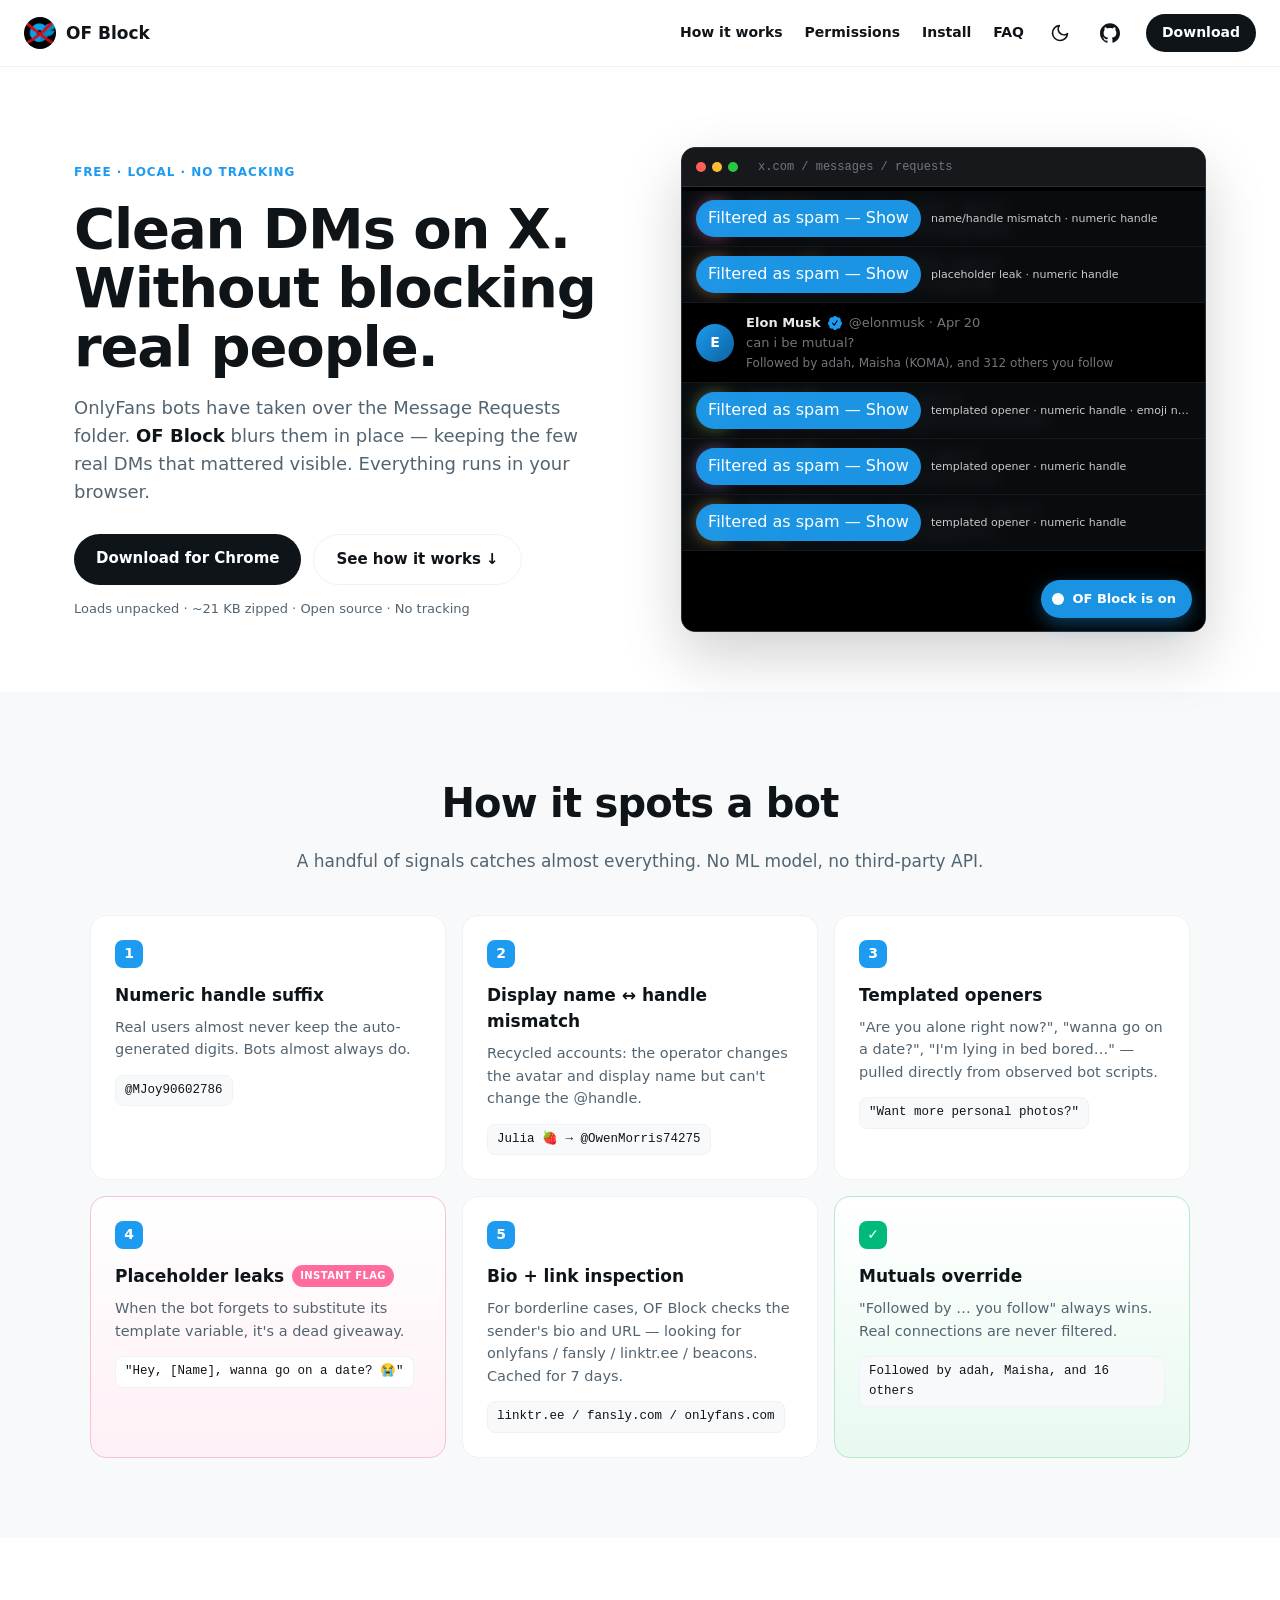
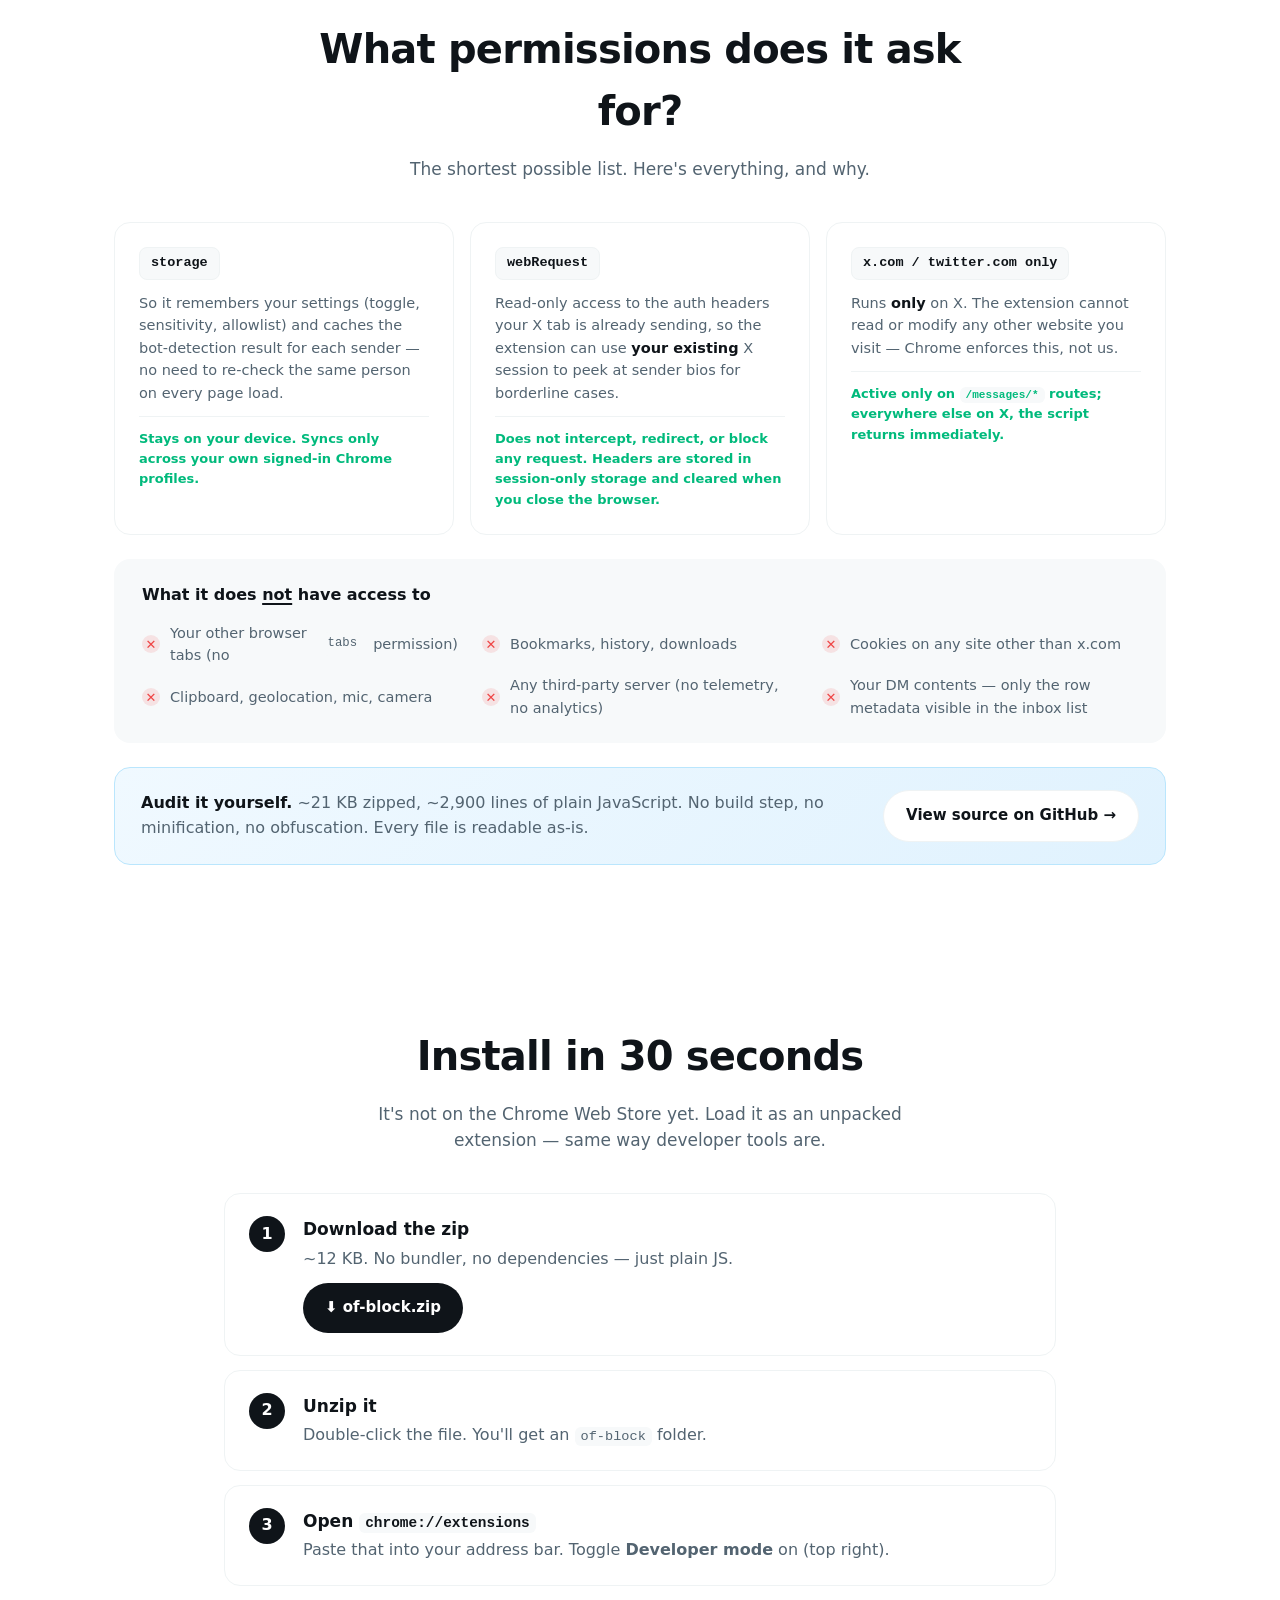
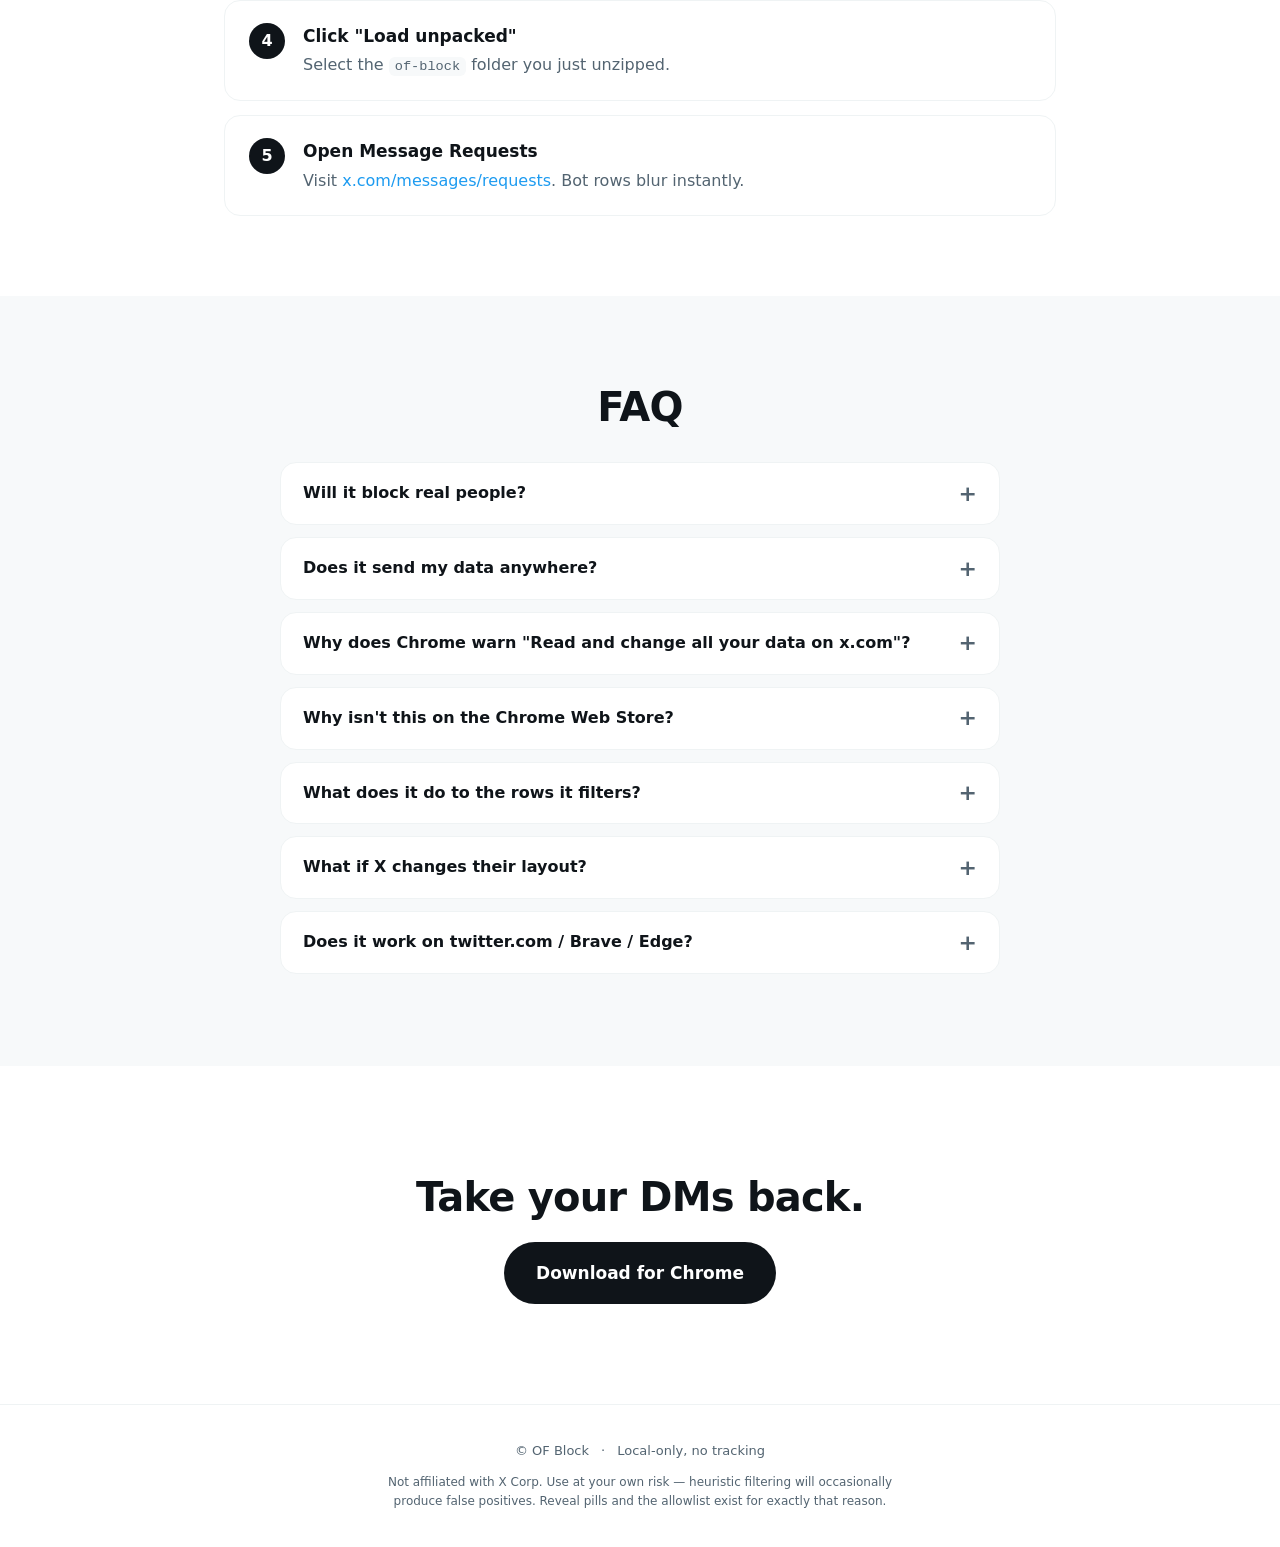
<file: site/index.html>
<!doctype html>
<html lang="en">
  <head>
    <meta charset="utf-8" />
    <meta name="viewport" content="width=device-width, initial-scale=1" />
    <title>OF Block — Clean DMs on X</title>
    <meta
      name="description"
      content="Hide OnlyFans / cam-bot spam in your X (Twitter) Message Requests folder. Free, open source, all processing stays on your device."
    />
    <meta property="og:title" content="OF Block — Clean DMs on X" />
    <meta
      property="og:description"
      content="Hide OnlyFans / cam-bot spam in your X Message Requests folder. Local, free, no third-party servers."
    />
    <link rel="icon" type="image/png" href="logo.png" />
    <link rel="apple-touch-icon" href="logo.png" />
    <meta name="theme-color" content="#ffffff" media="(prefers-color-scheme: light)" />
    <meta name="theme-color" content="#000000" media="(prefers-color-scheme: dark)" />
    <script>
      (function () {
        try {
          var saved = localStorage.getItem("ofblock-theme");
          var prefersDark = window.matchMedia && window.matchMedia("(prefers-color-scheme: dark)").matches;
          var theme = saved || (prefersDark ? "dark" : "light");
          document.documentElement.setAttribute("data-theme", theme);
        } catch (e) {}
      })();
    </script>
    <link rel="stylesheet" href="styles.css" />
  </head>
  <body>
    <nav class="topbar">
      <a class="brand" href="#top">
        <img class="brand-mark" src="logo.png" alt="OF Block logo" width="32" height="32" />
        <span class="brand-name">OF Block</span>
      </a>
      <div class="topbar-links">
        <a href="#how">How it works</a>
        <a href="#permissions">Permissions</a>
        <a href="#install">Install</a>
        <a href="#faq">FAQ</a>
        <button class="topbar-icon theme-toggle" id="themeToggle" type="button" title="Toggle light / dark theme" aria-label="Toggle theme">
          <svg class="icon-moon" xmlns="http://www.w3.org/2000/svg" viewBox="0 0 24 24" width="20" height="20" fill="none" stroke="currentColor" stroke-width="2" stroke-linecap="round" stroke-linejoin="round" aria-hidden="true">
            <path d="M21 12.79A9 9 0 1 1 11.21 3 7 7 0 0 0 21 12.79z" />
          </svg>
          <svg class="icon-sun" xmlns="http://www.w3.org/2000/svg" viewBox="0 0 24 24" width="20" height="20" fill="none" stroke="currentColor" stroke-width="2" stroke-linecap="round" stroke-linejoin="round" aria-hidden="true">
            <circle cx="12" cy="12" r="4" />
            <path d="M12 2v2M12 20v2M4.93 4.93l1.41 1.41M17.66 17.66l1.41 1.41M2 12h2M20 12h2M4.93 19.07l1.41-1.41M17.66 6.34l1.41-1.41" />
          </svg>
        </button>
        <a class="topbar-icon" href="https://github.com/unknownking07/OF-dm-blocker" target="_blank" rel="noopener" title="View source on GitHub" aria-label="GitHub">
          <svg xmlns="http://www.w3.org/2000/svg" viewBox="0 0 24 24" width="20" height="20" fill="currentColor" aria-hidden="true">
            <path d="M12 .297c-6.63 0-12 5.373-12 12 0 5.303 3.438 9.8 8.205 11.385.6.113.82-.258.82-.577 0-.285-.01-1.04-.015-2.04-3.338.724-4.042-1.61-4.042-1.61C4.422 18.07 3.633 17.7 3.633 17.7c-1.087-.744.084-.729.084-.729 1.205.084 1.838 1.236 1.838 1.236 1.07 1.835 2.809 1.305 3.495.998.108-.776.417-1.305.76-1.605-2.665-.3-5.466-1.332-5.466-5.93 0-1.31.465-2.38 1.235-3.22-.135-.303-.54-1.523.105-3.176 0 0 1.005-.322 3.3 1.23.96-.267 1.98-.4 3-.405 1.02.005 2.04.138 3 .405 2.28-1.552 3.285-1.23 3.285-1.23.645 1.653.24 2.873.12 3.176.765.84 1.23 1.91 1.23 3.22 0 4.61-2.805 5.625-5.475 5.92.42.36.81 1.096.81 2.22 0 1.606-.015 2.896-.015 3.286 0 .315.21.69.825.57C20.565 22.092 24 17.592 24 12.297c0-6.627-5.373-12-12-12"/>
          </svg>
        </a>
        <a class="topbar-cta" href="#install">Download</a>
      </div>
    </nav>

    <main>
      <section class="hero" id="top">
        <div class="hero-text">
          <p class="eyebrow">Free · Local · No tracking</p>
          <h1>Clean DMs on X.<br />Without blocking real people.</h1>
          <p class="lede">
            OnlyFans bots have taken over the Message Requests folder.
            <strong>OF Block</strong> blurs them in place — keeping the few
            real DMs that mattered visible. Everything runs in your browser.
          </p>
          <div class="hero-cta">
            <a class="btn-primary" href="#install">Download for Chrome</a>
            <a class="btn-ghost" href="#how">See how it works ↓</a>
          </div>
          <p class="hero-fineprint">
            Loads unpacked · ~21 KB zipped · Open source · No tracking
          </p>
        </div>

        <div class="hero-demo">
          <div class="demo-frame">
            <div class="demo-frame-bar">
              <span class="demo-dot red"></span>
              <span class="demo-dot yellow"></span>
              <span class="demo-dot green"></span>
              <span class="demo-frame-title">x.com / messages / requests</span>
            </div>
            <div class="demo-list" id="demoList">
              <!-- populated by script.js -->
            </div>
            <div class="demo-toggle">
              <button class="toggle-btn" data-state="off" id="toggle">
                <span class="toggle-knob"></span>
                <span class="toggle-label">Turn on OF Block</span>
              </button>
            </div>
          </div>
        </div>
      </section>

      <section class="signals" id="how">
        <header>
          <h2>How it spots a bot</h2>
          <p>A handful of signals catches almost everything. No ML model, no third-party API.</p>
        </header>
        <div class="signals-grid">
          <article class="signal-card">
            <div class="sig-num">1</div>
            <h3>Numeric handle suffix</h3>
            <p>Real users almost never keep the auto-generated digits. Bots almost always do.</p>
            <code>@MJoy90602786</code>
          </article>
          <article class="signal-card">
            <div class="sig-num">2</div>
            <h3>Display name ↔ handle mismatch</h3>
            <p>Recycled accounts: the operator changes the avatar and display name but can't change the @handle.</p>
            <code>Julia 🍓 → @OwenMorris74275</code>
          </article>
          <article class="signal-card">
            <div class="sig-num">3</div>
            <h3>Templated openers</h3>
            <p>"Are you alone right now?", "wanna go on a date?", "I'm lying in bed bored…" — pulled directly from observed bot scripts.</p>
            <code>"Want more personal photos?"</code>
          </article>
          <article class="signal-card highlight">
            <div class="sig-num">4</div>
            <h3>Placeholder leaks <span class="pill">instant flag</span></h3>
            <p>When the bot forgets to substitute its template variable, it's a dead giveaway.</p>
            <code>"Hey, [Name], wanna go on a date? 😭"</code>
          </article>
          <article class="signal-card">
            <div class="sig-num">5</div>
            <h3>Bio + link inspection</h3>
            <p>For borderline cases, OF Block checks the sender's bio and URL — looking for onlyfans / fansly / linktr.ee / beacons. Cached for 7 days.</p>
            <code>linktr.ee / fansly.com / onlyfans.com</code>
          </article>
          <article class="signal-card safe">
            <div class="sig-num">✓</div>
            <h3>Mutuals override</h3>
            <p>"Followed by … you follow" always wins. Real connections are never filtered.</p>
            <code>Followed by adah, Maisha, and 16 others</code>
          </article>
        </div>
      </section>

      <section class="permissions" id="permissions">
        <header>
          <h2>What permissions does it ask for?</h2>
          <p>The shortest possible list. Here's everything, and why.</p>
        </header>

        <div class="perms-grid">
          <article class="perm-card">
            <span class="perm-tag">storage</span>
            <p>So it remembers your settings (toggle, sensitivity, allowlist) and caches the bot-detection result for each sender — no need to re-check the same person on every page load.</p>
            <p class="perm-bound">Stays on your device. Syncs only across your own signed-in Chrome profiles.</p>
          </article>

          <article class="perm-card">
            <span class="perm-tag">webRequest</span>
            <p>Read-only access to the auth headers your X tab is already sending, so the extension can use <em>your existing</em> X session to peek at sender bios for borderline cases.</p>
            <p class="perm-bound">Does not intercept, redirect, or block any request. Headers are stored in session-only storage and cleared when you close the browser.</p>
          </article>

          <article class="perm-card">
            <span class="perm-tag">x.com / twitter.com only</span>
            <p>Runs <strong>only</strong> on X. The extension cannot read or modify any other website you visit — Chrome enforces this, not us.</p>
            <p class="perm-bound">Active only on <code>/messages/*</code> routes; everywhere else on X, the script returns immediately.</p>
          </article>
        </div>

        <div class="perms-not">
          <h3>What it does <em>not</em> have access to</h3>
          <ul class="perm-not-list">
            <li><span class="x">✕</span> Your other browser tabs (no <code>tabs</code> permission)</li>
            <li><span class="x">✕</span> Bookmarks, history, downloads</li>
            <li><span class="x">✕</span> Cookies on any site other than x.com</li>
            <li><span class="x">✕</span> Clipboard, geolocation, mic, camera</li>
            <li><span class="x">✕</span> Any third-party server (no telemetry, no analytics)</li>
            <li><span class="x">✕</span> Your DM contents — only the row metadata visible in the inbox list</li>
          </ul>
        </div>

        <div class="trust-bar">
          <div>
            <strong>Audit it yourself.</strong> ~21 KB zipped, ~2,900 lines of plain JavaScript. No build step, no minification, no obfuscation. Every file is readable as-is.
          </div>
          <a class="btn-ghost" href="https://github.com/unknownking07/OF-dm-blocker" target="_blank" rel="noopener">View source on GitHub →</a>
        </div>
      </section>

      <section class="install" id="install">
        <header>
          <h2>Install in 30 seconds</h2>
          <p>It's not on the Chrome Web Store yet. Load it as an unpacked extension — same way developer tools are.</p>
        </header>

        <div class="install-grid">
          <ol class="install-steps">
            <li>
              <div class="step-num">1</div>
              <div class="step-body">
                <h3>Download the zip</h3>
                <p>~12 KB. No bundler, no dependencies — just plain JS.</p>
                <a class="btn-primary" href="downloads/of-block.zip" download>
                  ⬇ of-block.zip
                </a>
              </div>
            </li>
            <li>
              <div class="step-num">2</div>
              <div class="step-body">
                <h3>Unzip it</h3>
                <p>Double-click the file. You'll get an <code>of-block</code> folder.</p>
              </div>
            </li>
            <li>
              <div class="step-num">3</div>
              <div class="step-body">
                <h3>Open <code>chrome://extensions</code></h3>
                <p>Paste that into your address bar. Toggle <strong>Developer mode</strong> on (top right).</p>
              </div>
            </li>
            <li>
              <div class="step-num">4</div>
              <div class="step-body">
                <h3>Click "Load unpacked"</h3>
                <p>Select the <code>of-block</code> folder you just unzipped.</p>
              </div>
            </li>
            <li>
              <div class="step-num">5</div>
              <div class="step-body">
                <h3>Open Message Requests</h3>
                <p>
                  Visit
                  <a href="https://x.com/messages/requests" target="_blank" rel="noopener">x.com/messages/requests</a>.
                  Bot rows blur instantly.
                </p>
              </div>
            </li>
          </ol>
        </div>
      </section>

      <section class="faq" id="faq">
        <h2>FAQ</h2>
        <details>
          <summary>Will it block real people?</summary>
          <p>
            Probably not. The default sensitivity (3/10) is conservative —
            most legit DMs hit zero or one signals. If something does get
            filtered, click <strong>Always show this sender</strong> on the
            blur overlay to add them to your allowlist permanently.
          </p>
        </details>
        <details>
          <summary>Does it send my data anywhere?</summary>
          <p>
            No. All scoring is local. The only network calls go to
            <code>x.com</code>'s own GraphQL — the same calls your X tab
            already makes — using your existing session cookies. There is no
            third-party server, no analytics, no telemetry.
          </p>
        </details>
        <details>
          <summary>Why does Chrome warn "Read and change all your data on x.com"?</summary>
          <p>
            That's Chrome's standard wording for <em>any</em> extension
            allowed to run on a site — dark-mode toggles, password managers,
            grammar checkers, all of them get the same dialog. OF Block only
            modifies DM list rows on <code>/messages/*</code>; it doesn't
            read your tweets, send messages, or do anything outside that
            page. <a href="https://github.com/unknownking07/OF-dm-blocker" target="_blank" rel="noopener">The source is public</a> — every file is plain JavaScript and the manifest declares exactly what's
            requested.
          </p>
        </details>
        <details>
          <summary>Why isn't this on the Chrome Web Store?</summary>
          <p>
            Listing fee + review queue. The unpacked install works exactly
            the same and updates whenever you replace the folder. If demand
            picks up I'll publish it.
          </p>
        </details>
        <details>
          <summary>What does it do to the rows it filters?</summary>
          <p>
            They stay in your inbox — just blurred and collapsed to ~64 px
            with a <strong>Show</strong> button. Nothing is deleted, marked
            read, or reported. You can reveal anything anytime.
          </p>
        </details>
        <details>
          <summary>What if X changes their layout?</summary>
          <p>
            The popup will show a "couldn't detect any DM rows" banner. The
            extension is designed so the row selectors live in one file
            (<code>content/constants.js</code>) — usually a one-line fix.
          </p>
        </details>
        <details>
          <summary>Does it work on twitter.com / Brave / Edge?</summary>
          <p>
            Yes. <code>twitter.com</code> redirects to <code>x.com</code>
            but the extension matches both. Any Chromium-based browser with
            unpacked extension support works (Chrome, Brave, Edge, Arc,
            Opera).
          </p>
        </details>
      </section>

      <section class="closer">
        <h2>Take your DMs back.</h2>
        <a class="btn-primary big" href="#install">Download for Chrome</a>
      </section>
    </main>

    <footer>
      <div class="foot-row">
        <span>© OF Block</span>
        <span>·</span>
        <span>Local-only, no tracking</span>
      </div>
      <p class="foot-fine">
        Not affiliated with X Corp. Use at your own risk — heuristic
        filtering will occasionally produce false positives. Reveal pills
        and the allowlist exist for exactly that reason.
      </p>
    </footer>

    <script src="script.js"></script>
  </body>
</html>
</file>
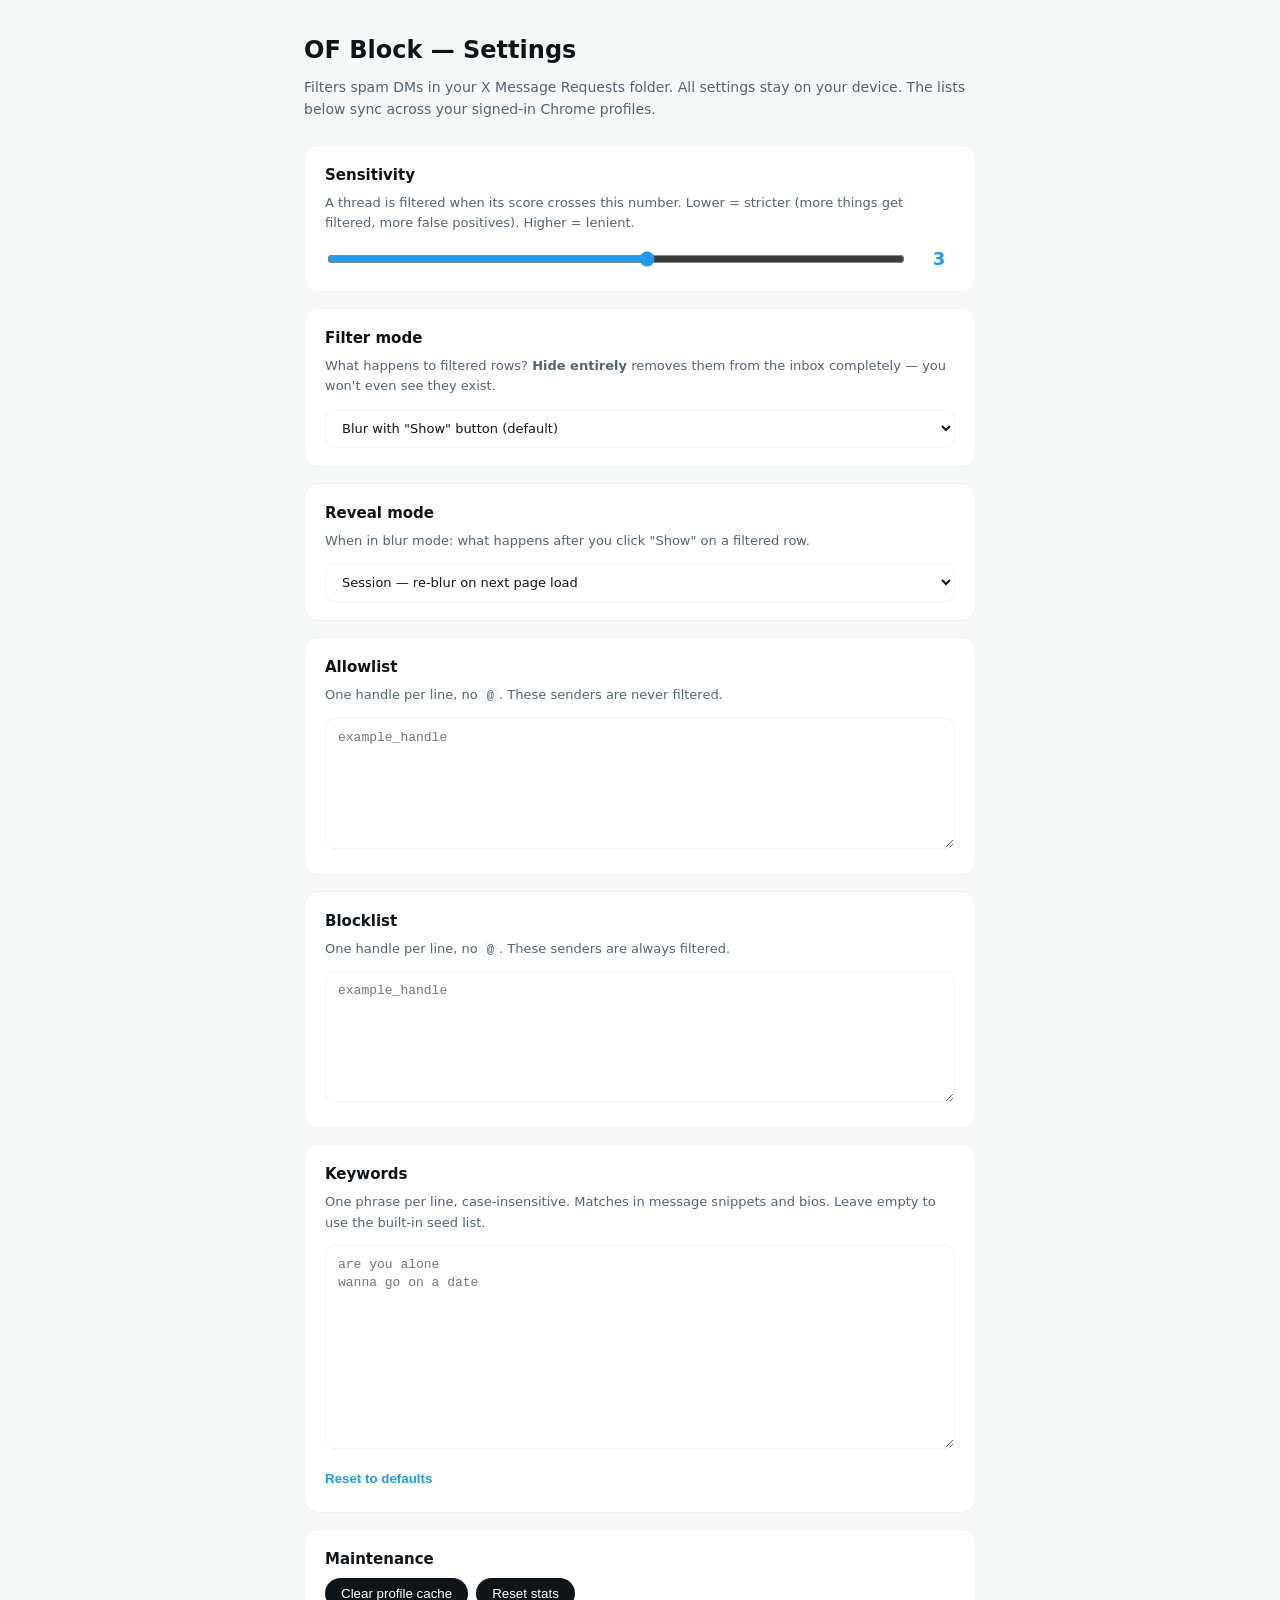
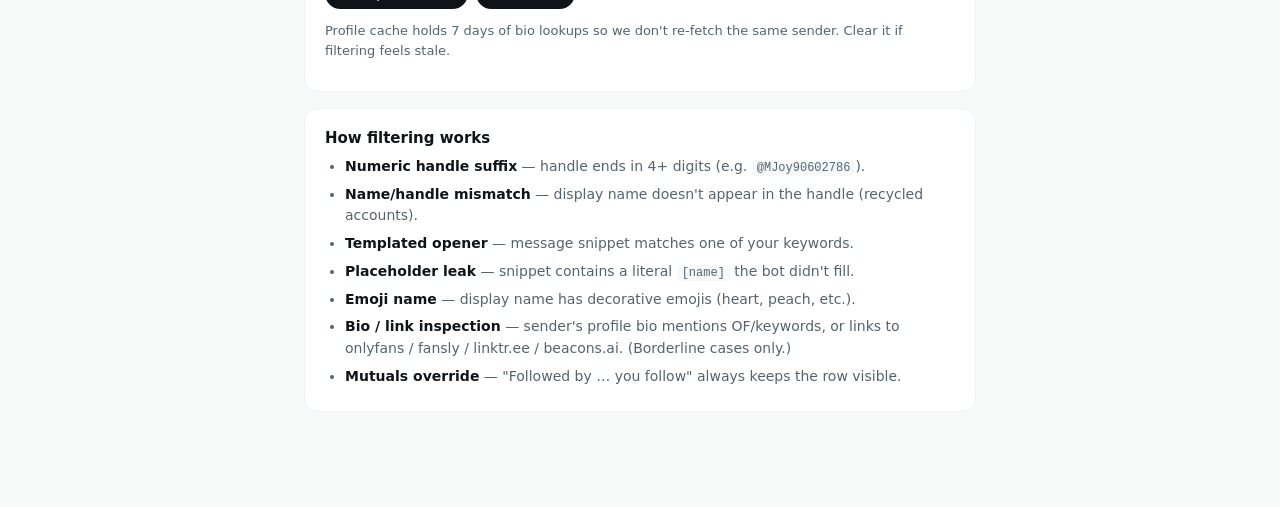
<file: options/options.html>
<!doctype html>
<html>
  <head>
    <meta charset="utf-8" />
    <title>OF Block — Settings</title>
    <link rel="stylesheet" href="options.css" />
  </head>
  <body>
    <main>
      <header class="page-header">
        <h1>OF Block — Settings</h1>
        <p class="lede">
          Filters spam DMs in your X Message Requests folder. All settings stay on your
          device. The lists below sync across your signed-in Chrome profiles.
        </p>
      </header>

      <section class="card">
        <h2>Sensitivity</h2>
        <p class="hint">
          A thread is filtered when its score crosses this number. Lower = stricter (more
          things get filtered, more false positives). Higher = lenient.
        </p>
        <div class="slider-row">
          <input type="range" id="threshold" min="1" max="10" />
          <output id="thresholdValue">3</output>
        </div>
      </section>

      <section class="card">
        <h2>Filter mode</h2>
        <p class="hint">
          What happens to filtered rows? <strong>Hide entirely</strong> removes them from the inbox completely — you won't even see they exist.
        </p>
        <select id="hideMode">
          <option value="blur">Blur with "Show" button (default)</option>
          <option value="hide">Hide entirely (display: none — no trace)</option>
        </select>
      </section>

      <section class="card">
        <h2>Reveal mode</h2>
        <p class="hint">
          When in blur mode: what happens after you click "Show" on a filtered row.
        </p>
        <select id="revealMode">
          <option value="session">Session — re-blur on next page load</option>
          <option value="persist">Persist — stay revealed across reloads</option>
        </select>
      </section>

      <section class="card">
        <h2>Allowlist</h2>
        <p class="hint">
          One handle per line, no <code>@</code>. These senders are never filtered.
        </p>
        <textarea id="allowlist" rows="6" placeholder="example_handle"></textarea>
      </section>

      <section class="card">
        <h2>Blocklist</h2>
        <p class="hint">
          One handle per line, no <code>@</code>. These senders are always filtered.
        </p>
        <textarea id="blocklist" rows="6" placeholder="example_handle"></textarea>
      </section>

      <section class="card">
        <h2>Keywords</h2>
        <p class="hint">
          One phrase per line, case-insensitive. Matches in message snippets and bios.
          Leave empty to use the built-in seed list.
        </p>
        <textarea id="keywords" rows="10" placeholder="are you alone&#10;wanna go on a date"></textarea>
        <button class="link-btn" id="resetKeywords" type="button">Reset to defaults</button>
      </section>

      <section class="card">
        <h2>Maintenance</h2>
        <div class="btn-row">
          <button id="resetCache" type="button">Clear profile cache</button>
          <button id="resetStats" type="button">Reset stats</button>
        </div>
        <p class="hint">
          Profile cache holds 7 days of bio lookups so we don't re-fetch the same sender.
          Clear it if filtering feels stale.
        </p>
      </section>

      <section class="card explain">
        <h2>How filtering works</h2>
        <ul>
          <li><strong>Numeric handle suffix</strong> — handle ends in 4+ digits (e.g. <code>@MJoy90602786</code>).</li>
          <li><strong>Name/handle mismatch</strong> — display name doesn't appear in the handle (recycled accounts).</li>
          <li><strong>Templated opener</strong> — message snippet matches one of your keywords.</li>
          <li><strong>Placeholder leak</strong> — snippet contains a literal <code>[name]</code> the bot didn't fill.</li>
          <li><strong>Emoji name</strong> — display name has decorative emojis (heart, peach, etc.).</li>
          <li><strong>Bio / link inspection</strong> — sender's profile bio mentions OF/keywords, or links to onlyfans / fansly / linktr.ee / beacons.ai. (Borderline cases only.)</li>
          <li><strong>Mutuals override</strong> — "Followed by … you follow" always keeps the row visible.</li>
        </ul>
      </section>
    </main>

    <div class="toast" id="toast" hidden>Saved</div>

    <script src="../lib/storage.js"></script>
    <script src="../content/constants.js"></script>
    <script src="options.js"></script>
  </body>
</html>
</file>
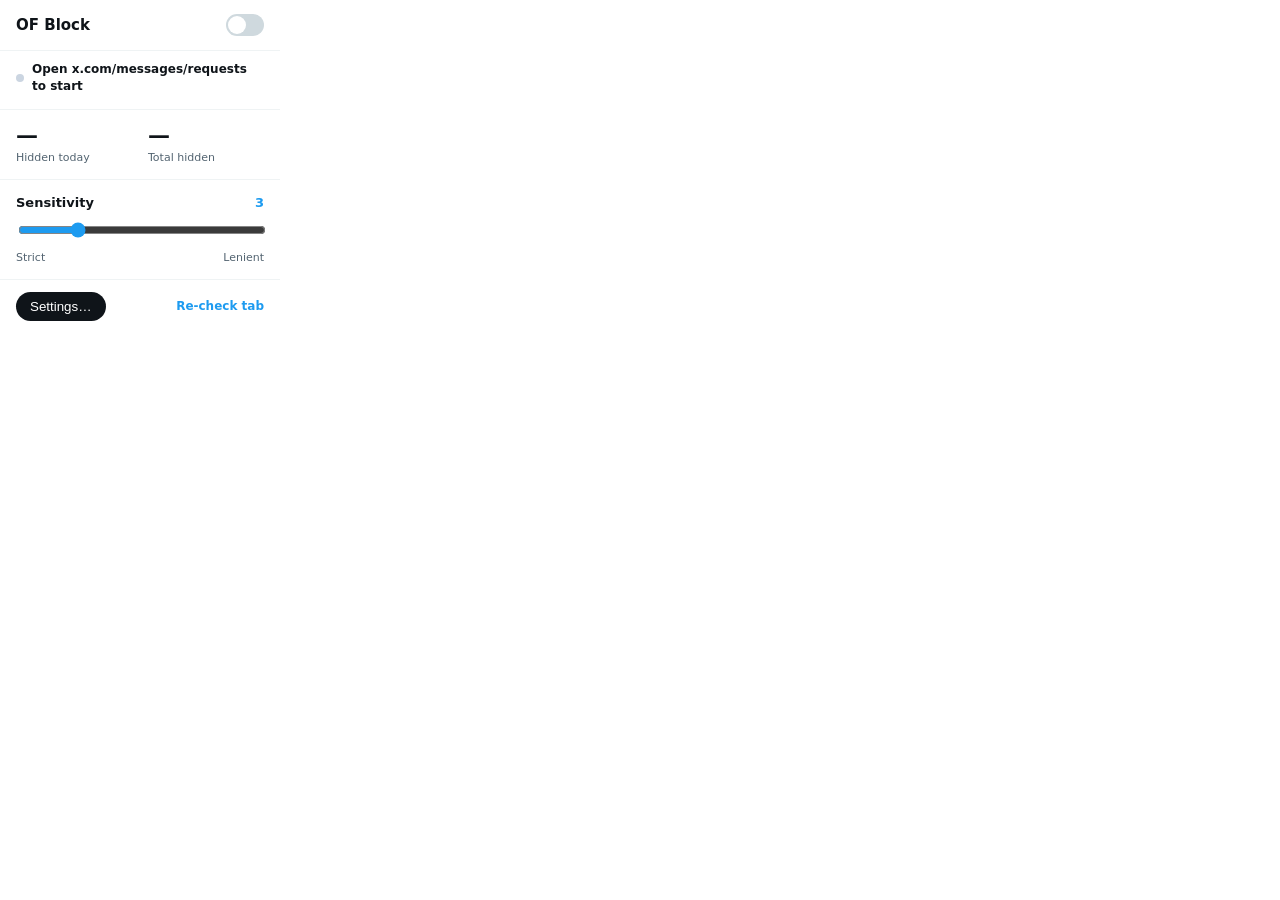
<file: popup/popup.html>
<!doctype html>
<html>
  <head>
    <meta charset="utf-8" />
    <title>OF Block</title>
    <link rel="stylesheet" href="popup.css" />
  </head>
  <body>
    <header>
      <h1>OF Block</h1>
      <label class="switch" title="Enable / disable filtering">
        <input type="checkbox" id="enabled" />
        <span class="slider"></span>
      </label>
    </header>

    <div class="banner" id="selectorWarning" hidden>
      <strong>Heads up:</strong> couldn't detect any DM rows on the last visit.
      X may have updated its layout — filtering may be partially broken until
      the extension is updated.
    </div>

    <section class="status" id="status">
      <div class="status-line">
        <span class="status-dot" id="statusDot"></span>
        <span id="statusText">Open x.com/messages/requests to start</span>
      </div>
      <div class="status-detail" id="statusDetail"></div>
    </section>

    <section class="stats">
      <div class="stat">
        <div class="stat-num" id="hiddenToday">—</div>
        <div class="stat-label">Hidden today</div>
      </div>
      <div class="stat">
        <div class="stat-num" id="hiddenTotal">—</div>
        <div class="stat-label">Total hidden</div>
      </div>
    </section>

    <section class="threshold">
      <label for="threshold">
        <span>Sensitivity</span>
        <span id="thresholdValue">3</span>
      </label>
      <input type="range" id="threshold" min="1" max="10" value="3" />
      <div class="threshold-hint">
        <span>Strict</span>
        <span>Lenient</span>
      </div>
    </section>

    <footer>
      <button id="openOptions" type="button">Settings…</button>
      <a id="recheck" href="#">Re-check tab</a>
    </footer>

    <script src="../lib/storage.js"></script>
    <script src="../lib/messaging.js"></script>
    <script src="popup.js"></script>
  </body>
</html>
</file>
<file: site/styles.css>
:root {
  --x-blue: rgb(29, 155, 240);
  --x-blue-dark: rgb(26, 140, 216);
  --text: #0f1419;
  --muted: #536471;
  --border: #eff3f4;
  --bg: #fff;
  --bg-soft: #f7f9fa;
  --bg-card: #fff;
  --shadow: 0 1px 2px rgba(15, 20, 25, 0.04), 0 8px 24px rgba(15, 20, 25, 0.06);
  --radius: 16px;
  --pink: #ff6b9d;
  --green: #00ba7c;
  --btn-bg: #0f1419;
  --btn-fg: #fff;
  --btn-hover: #272c30;
  --topbar-bg: rgba(255, 255, 255, 0.85);
  --highlight-grad-start: #fff;
  --highlight-grad-end: #fef0f6;
  --highlight-border: #f5c2d4;
  --highlight-code-bg: #fff;
  --safe-grad-start: #fff;
  --safe-grad-end: #e8f9f0;
  --safe-border: #b8e8d0;
  --trust-grad-start: #f0f9ff;
  --trust-grad-end: #e0f2fe;
  --trust-border: #bae6fd;
  --trust-btn-bg: #fff;
}

[data-theme="dark"] {
  --text: #e7e9ea;
  --muted: #71767b;
  --border: #2f3336;
  --bg: #000000;
  --bg-soft: #16181c;
  --bg-card: #16181c;
  --shadow: 0 1px 2px rgba(0, 0, 0, 0.4), 0 8px 24px rgba(0, 0, 0, 0.6);
  --btn-bg: #e7e9ea;
  --btn-fg: #0f1419;
  --btn-hover: #c8cccd;
  --topbar-bg: rgba(0, 0, 0, 0.72);
  --highlight-grad-start: #16181c;
  --highlight-grad-end: #2d0e1c;
  --highlight-border: #4a1830;
  --highlight-code-bg: #1f1116;
  --safe-grad-start: #16181c;
  --safe-grad-end: #0a2d1c;
  --safe-border: #1c4a30;
  --trust-grad-start: #0c1f33;
  --trust-grad-end: #0a2945;
  --trust-border: #1e3a5c;
  --trust-btn-bg: #16181c;
}

* { box-sizing: border-box; }

html, body { margin: 0; padding: 0; }

body {
  font: 16px/1.55 -apple-system, BlinkMacSystemFont, "Segoe UI", system-ui, "Helvetica Neue", sans-serif;
  color: var(--text);
  background: var(--bg);
  -webkit-font-smoothing: antialiased;
}

a { color: var(--x-blue); text-decoration: none; }
a:hover { text-decoration: underline; }

code {
  font-family: ui-monospace, SFMono-Regular, Menlo, Consolas, monospace;
  background: var(--bg-soft);
  padding: 2px 6px;
  border-radius: 6px;
  font-size: 0.85em;
}

button {
  font: inherit;
  cursor: pointer;
}

/* Topbar */
.topbar {
  position: sticky;
  top: 0;
  z-index: 50;
  display: flex;
  justify-content: space-between;
  align-items: center;
  padding: 14px 24px;
  background: var(--topbar-bg);
  backdrop-filter: saturate(180%) blur(14px);
  -webkit-backdrop-filter: saturate(180%) blur(14px);
  border-bottom: 1px solid var(--border);
}
.brand {
  display: flex;
  align-items: center;
  gap: 10px;
  color: var(--text);
  font-weight: 800;
  font-size: 17px;
}
.brand:hover { text-decoration: none; }
.brand-mark {
  width: 32px;
  height: 32px;
  flex-shrink: 0;
  display: block;
  border-radius: 50%;
  object-fit: cover;
}
.topbar-links {
  display: flex;
  align-items: center;
  gap: 22px;
  font-size: 14px;
}
.topbar-links a { color: var(--text); font-weight: 600; }
.topbar-cta {
  background: var(--btn-bg);
  color: var(--btn-fg) !important;
  padding: 8px 16px;
  border-radius: 999px;
  text-decoration: none !important;
}
.topbar-cta:hover { background: var(--btn-hover); }
.topbar-icon {
  display: inline-flex;
  align-items: center;
  color: var(--text);
  padding: 4px;
  background: none;
  border: none;
  cursor: pointer;
}
.topbar-icon:hover {
  text-decoration: none;
  color: var(--x-blue);
}

/* Theme toggle icon swap */
.theme-toggle .icon-sun { display: none; }
.theme-toggle .icon-moon { display: inline-flex; }
[data-theme="dark"] .theme-toggle .icon-sun { display: inline-flex; }
[data-theme="dark"] .theme-toggle .icon-moon { display: none; }

/* Buttons */
.btn-primary, .btn-ghost {
  display: inline-block;
  padding: 13px 22px;
  border-radius: 999px;
  font-weight: 700;
  font-size: 15px;
  text-decoration: none;
}
.btn-primary {
  background: var(--btn-bg);
  color: var(--btn-fg) !important;
}
.btn-primary:hover { background: var(--btn-hover); text-decoration: none; }
.btn-primary.big { padding: 18px 32px; font-size: 17px; }
.btn-ghost {
  color: var(--text);
  border: 1px solid var(--border);
  background: var(--bg-card);
}
.btn-ghost:hover { background: var(--bg-soft); text-decoration: none; }

/* Hero */
.hero {
  display: grid;
  grid-template-columns: 1.05fr 1fr;
  gap: 56px;
  align-items: center;
  max-width: 1180px;
  margin: 0 auto;
  padding: 80px 24px 60px;
}
.eyebrow {
  display: inline-block;
  font-size: 12px;
  letter-spacing: 0.08em;
  text-transform: uppercase;
  font-weight: 700;
  color: var(--x-blue);
  margin: 0 0 18px;
}
.hero h1 {
  font-size: clamp(36px, 5vw, 56px);
  font-weight: 800;
  line-height: 1.05;
  letter-spacing: -0.02em;
  margin: 0 0 18px;
}
.hero .lede {
  font-size: 18px;
  color: var(--muted);
  margin: 0 0 28px;
  max-width: 520px;
}
.hero .lede strong { color: var(--text); }
.hero-cta {
  display: flex;
  gap: 12px;
  flex-wrap: wrap;
  margin-bottom: 14px;
}
.hero-fineprint {
  font-size: 13px;
  color: var(--muted);
  margin: 0;
}

/* Hero demo (browser frame mockup) — always dark to match X */
.hero-demo {
  position: relative;
}
.demo-frame {
  background: #000;
  border-radius: 14px;
  overflow: hidden;
  box-shadow: 0 24px 60px rgba(0, 0, 0, 0.18);
  border: 1px solid #2a3236;
}
.demo-frame-bar {
  display: flex;
  align-items: center;
  gap: 6px;
  padding: 10px 14px;
  background: #16181c;
  border-bottom: 1px solid #2a3236;
}
.demo-dot {
  width: 10px; height: 10px; border-radius: 50%;
}
.demo-dot.red { background: #ff5f57; }
.demo-dot.yellow { background: #febc2e; }
.demo-dot.green { background: #28c840; }
.demo-frame-title {
  margin-left: 14px;
  color: #71767b;
  font-size: 12px;
  font-family: ui-monospace, SFMono-Regular, Menlo, Consolas, monospace;
}
.demo-list {
  background: #000;
  color: #e7e9ea;
  min-height: 420px;
  padding: 4px 0 80px;
  position: relative;
}
.demo-toggle {
  position: absolute;
  bottom: 14px;
  right: 14px;
}
.toggle-btn {
  background: rgba(29, 155, 240, 0.95);
  color: #fff;
  border: none;
  border-radius: 999px;
  padding: 9px 16px 9px 11px;
  display: flex;
  align-items: center;
  gap: 8px;
  font-size: 13px;
  font-weight: 700;
  box-shadow: 0 6px 18px rgba(29, 155, 240, 0.4);
}
.toggle-btn:hover { background: var(--x-blue-dark); }
.toggle-knob {
  width: 12px; height: 12px;
  border-radius: 50%;
  background: #fff;
  transition: transform 0.25s ease;
}
.toggle-btn[data-state="on"] .toggle-knob { transform: translateX(0); }

/* DM rows in demo */
.dm-row {
  display: flex;
  align-items: center;
  gap: 12px;
  padding: 10px 14px;
  border-bottom: 1px solid #16181c;
  position: relative;
  transition: max-height 0.25s ease, filter 0.25s ease;
  max-height: 200px;
  overflow: hidden;
}
.dm-row.filtered {
  max-height: 56px;
}
.dm-row.filtered .dm-content {
  filter: blur(8px);
  pointer-events: none;
}
.dm-row .ofb-overlay {
  position: absolute;
  inset: 0;
  display: none;
  align-items: center;
  gap: 10px;
  padding: 0 14px;
  background: rgba(15, 20, 25, 0.6);
  z-index: 2;
}
.dm-row.filtered .ofb-overlay { display: flex; }
.ofb-pill {
  background: rgba(29, 155, 240, 0.95);
  color: #fff;
  border: none;
  border-radius: 999px;
  padding: 6px 12px;
  font: 700 11px/1 inherit;
  cursor: pointer;
}
.ofb-explain {
  font-size: 11px;
  color: rgba(255, 255, 255, 0.78);
  flex: 1;
  white-space: nowrap;
  overflow: hidden;
  text-overflow: ellipsis;
}
.dm-content {
  display: flex;
  align-items: center;
  gap: 12px;
  width: 100%;
}
.dm-avatar {
  width: 38px; height: 38px;
  border-radius: 50%;
  flex-shrink: 0;
  display: grid;
  place-items: center;
  color: #fff;
  font-weight: 700;
  font-size: 14px;
}
.dm-info {
  flex: 1;
  min-width: 0;
}
.dm-meta {
  display: flex;
  align-items: center;
  gap: 4px;
  font-size: 13px;
  white-space: nowrap;
  overflow: hidden;
}
.dm-name {
  font-weight: 700;
  color: #e7e9ea;
}
.dm-verified {
  display: inline-flex;
  width: 16px;
  height: 16px;
  margin: 0 2px;
  flex-shrink: 0;
  color: rgb(29, 155, 240);
}
.dm-handle, .dm-time {
  color: #71767b;
}
.dm-snippet {
  font-size: 13px;
  color: #71767b;
  white-space: nowrap;
  overflow: hidden;
  text-overflow: ellipsis;
}

/* Signals section */
.signals {
  background: var(--bg-soft);
  padding: 80px 24px;
}
.signals header {
  max-width: 720px;
  margin: 0 auto 40px;
  text-align: center;
}
.signals h2,
.install h2,
.faq h2,
.closer h2 {
  font-size: clamp(28px, 3.6vw, 40px);
  font-weight: 800;
  letter-spacing: -0.02em;
  margin: 0 0 14px;
}
.signals header p {
  color: var(--muted);
  font-size: 17px;
  margin: 0;
}
.signals-grid {
  display: grid;
  grid-template-columns: repeat(auto-fit, minmax(280px, 1fr));
  gap: 16px;
  max-width: 1100px;
  margin: 0 auto;
}
.signal-card {
  background: var(--bg-card);
  border: 1px solid var(--border);
  border-radius: var(--radius);
  padding: 24px;
  position: relative;
}
.signal-card.highlight {
  background: linear-gradient(180deg, var(--highlight-grad-start) 0%, var(--highlight-grad-end) 100%);
  border-color: var(--highlight-border);
}
.signal-card.safe {
  background: linear-gradient(180deg, var(--safe-grad-start) 0%, var(--safe-grad-end) 100%);
  border-color: var(--safe-border);
}
.sig-num {
  width: 28px; height: 28px;
  border-radius: 8px;
  background: var(--x-blue);
  color: #fff;
  font-weight: 800;
  display: grid;
  place-items: center;
  font-size: 14px;
  margin-bottom: 14px;
}
.signal-card.safe .sig-num { background: var(--green); }
.signal-card h3 {
  font-size: 17px;
  margin: 0 0 8px;
  font-weight: 800;
  display: flex;
  align-items: center;
  gap: 8px;
  flex-wrap: wrap;
}
.signal-card p {
  color: var(--muted);
  margin: 0 0 14px;
  font-size: 14.5px;
}
.signal-card code {
  display: inline-block;
  font-size: 12.5px;
  background: var(--bg-soft);
  padding: 5px 9px;
  border-radius: 8px;
  color: var(--text);
  border: 1px solid var(--border);
}
.signal-card.highlight code { background: var(--highlight-code-bg); }
.pill {
  background: var(--pink);
  color: #fff;
  font-size: 10px;
  font-weight: 700;
  padding: 3px 8px;
  border-radius: 999px;
  letter-spacing: 0.04em;
  text-transform: uppercase;
}

/* Install */
.install {
  padding: 80px 24px;
  max-width: 880px;
  margin: 0 auto;
}
.install header {
  text-align: center;
  margin-bottom: 40px;
}
.install header p {
  color: var(--muted);
  font-size: 17px;
  margin: 0;
  max-width: 600px;
  margin: 0 auto;
}
.install-steps {
  list-style: none;
  padding: 0;
  margin: 0;
  display: flex;
  flex-direction: column;
  gap: 14px;
}
.install-steps li {
  display: flex;
  gap: 18px;
  background: var(--bg-card);
  border: 1px solid var(--border);
  border-radius: var(--radius);
  padding: 22px 24px;
}
.step-num {
  width: 36px; height: 36px;
  border-radius: 50%;
  background: var(--btn-bg);
  color: var(--btn-fg);
  font-weight: 800;
  display: grid;
  place-items: center;
  font-size: 16px;
  flex-shrink: 0;
}
.step-body { flex: 1; }
.step-body h3 {
  margin: 0 0 4px;
  font-size: 17px;
  font-weight: 800;
}
.step-body p {
  margin: 0 0 12px;
  color: var(--muted);
}
.step-body p:last-child { margin-bottom: 0; }

/* FAQ */
.faq {
  background: var(--bg-soft);
  padding: 80px 24px;
}
.faq h2 {
  max-width: 720px;
  margin: 0 auto 24px;
  text-align: center;
}
.faq details {
  max-width: 720px;
  margin: 0 auto 12px;
  background: var(--bg-card);
  border: 1px solid var(--border);
  border-radius: var(--radius);
  padding: 18px 22px;
}
.faq summary {
  font-weight: 700;
  font-size: 16px;
  cursor: pointer;
  list-style: none;
  position: relative;
  padding-right: 28px;
}
.faq summary::-webkit-details-marker { display: none; }
.faq summary::after {
  content: "+";
  position: absolute;
  right: 0;
  top: 50%;
  transform: translateY(-50%);
  font-size: 22px;
  color: var(--muted);
  transition: transform 0.2s;
}
.faq details[open] summary::after {
  content: "−";
}
.faq details p {
  color: var(--muted);
  margin: 12px 0 0;
}

/* Closer */
.closer {
  text-align: center;
  padding: 100px 24px;
}

/* Footer */
footer {
  padding: 36px 24px;
  border-top: 1px solid var(--border);
  text-align: center;
}
.foot-row {
  display: flex;
  justify-content: center;
  gap: 12px;
  font-size: 13px;
  color: var(--muted);
  margin-bottom: 12px;
}
.foot-fine {
  font-size: 12px;
  color: var(--muted);
  max-width: 540px;
  margin: 0 auto;
  line-height: 1.55;
}

/* Permissions */
.permissions {
  padding: 80px 24px;
  max-width: 1100px;
  margin: 0 auto;
}
.permissions header {
  text-align: center;
  max-width: 720px;
  margin: 0 auto 40px;
}
.permissions header p {
  color: var(--muted);
  font-size: 17px;
  margin: 0;
}
.permissions h2 {
  font-size: clamp(28px, 3.6vw, 40px);
  font-weight: 800;
  letter-spacing: -0.02em;
  margin: 0 0 14px;
}

.perms-grid {
  display: grid;
  grid-template-columns: repeat(auto-fit, minmax(280px, 1fr));
  gap: 16px;
  margin-bottom: 24px;
}
.perm-card {
  background: var(--bg-card);
  border: 1px solid var(--border);
  border-radius: var(--radius);
  padding: 24px;
  display: flex;
  flex-direction: column;
}
.perm-tag {
  display: inline-block;
  font-family: ui-monospace, SFMono-Regular, Menlo, Consolas, monospace;
  background: var(--bg-soft);
  color: var(--text);
  padding: 5px 11px;
  border-radius: 8px;
  font-size: 13.5px;
  font-weight: 700;
  margin-bottom: 12px;
  align-self: flex-start;
  border: 1px solid var(--border);
}
.perm-card p {
  margin: 0 0 12px;
  color: var(--muted);
  font-size: 14.5px;
  line-height: 1.55;
}
.perm-card p:last-child { margin-bottom: 0; }
.perm-card strong { color: var(--text); }
.perm-card em { font-style: normal; color: var(--text); font-weight: 600; }
.perm-bound {
  margin-top: auto;
  padding-top: 12px;
  border-top: 1px solid var(--border);
  color: var(--green) !important;
  font-size: 13px !important;
  font-weight: 600;
}

.perms-not {
  background: var(--bg-soft);
  border-radius: var(--radius);
  padding: 24px 28px;
  margin-bottom: 24px;
}
.perms-not h3 {
  margin: 0 0 14px;
  font-size: 16px;
  font-weight: 700;
}
.perms-not h3 em { color: var(--text); font-style: normal; text-decoration: underline; text-decoration-thickness: 2px; text-underline-offset: 3px; }
.perm-not-list {
  list-style: none;
  padding: 0;
  margin: 0;
  display: grid;
  grid-template-columns: repeat(auto-fit, minmax(260px, 1fr));
  gap: 8px 24px;
}
.perm-not-list li {
  display: flex;
  align-items: center;
  gap: 10px;
  font-size: 14.5px;
  color: var(--muted);
}
.perm-not-list .x {
  color: #ef4444;
  font-weight: 700;
  font-size: 13px;
  flex-shrink: 0;
  width: 18px;
  height: 18px;
  border-radius: 50%;
  background: rgba(239, 68, 68, 0.12);
  display: grid;
  place-items: center;
}

.trust-bar {
  display: flex;
  align-items: center;
  justify-content: space-between;
  gap: 24px;
  padding: 22px 26px;
  background: linear-gradient(135deg, var(--trust-grad-start) 0%, var(--trust-grad-end) 100%);
  border: 1px solid var(--trust-border);
  border-radius: var(--radius);
  flex-wrap: wrap;
}
.trust-bar > div { flex: 1; min-width: 240px; color: var(--muted); }
.trust-bar strong { color: var(--text); }
.trust-bar .btn-ghost { background: var(--trust-btn-bg); flex-shrink: 0; }

/* Responsive */
@media (max-width: 880px) {
  .hero {
    grid-template-columns: 1fr;
    padding: 56px 20px 40px;
    gap: 40px;
  }
  .topbar { padding: 12px 16px; }
  .topbar-links { gap: 14px; font-size: 13px; }
  .topbar-links a:not(.topbar-cta) { display: none; }
  .signals, .faq { padding: 60px 20px; }
  .install { padding: 60px 20px; }
  .closer { padding: 70px 20px; }
}
</file>
<file: options/options.css>
:root {
  --x-blue: rgb(29, 155, 240);
  --x-text: #0f1419;
  --x-muted: #536471;
  --x-border: #eff3f4;
  --x-bg: #f7f9f9;
  --card-bg: #fff;
}

* { box-sizing: border-box; }

body {
  font: 14px/1.55 -apple-system, BlinkMacSystemFont, "Segoe UI", system-ui, sans-serif;
  margin: 0;
  background: var(--x-bg);
  color: var(--x-text);
}

main {
  max-width: 720px;
  margin: 0 auto;
  padding: 32px 24px 80px;
}

.page-header {
  margin-bottom: 24px;
}
h1 {
  font-size: 24px;
  margin: 0 0 8px;
  font-weight: 800;
}
.lede {
  margin: 0;
  color: var(--x-muted);
}

.card {
  background: var(--card-bg);
  border: 1px solid var(--x-border);
  border-radius: 14px;
  padding: 18px 20px;
  margin-bottom: 16px;
}
.card h2 {
  font-size: 15px;
  margin: 0 0 6px;
  font-weight: 700;
}
.hint {
  margin: 0 0 12px;
  color: var(--x-muted);
  font-size: 13px;
}
.hint code {
  background: var(--x-bg);
  padding: 1px 5px;
  border-radius: 4px;
  font-size: 12px;
}

textarea, select, input[type="range"] {
  width: 100%;
  font: 13px/1.4 ui-monospace, SFMono-Regular, Menlo, Consolas, monospace;
  border: 1px solid var(--x-border);
  border-radius: 10px;
  padding: 10px 12px;
  background: #fff;
  color: var(--x-text);
  resize: vertical;
}
textarea:focus, select:focus {
  outline: none;
  border-color: var(--x-blue);
  box-shadow: 0 0 0 3px rgba(29, 155, 240, 0.15);
}
select {
  font-family: inherit;
  cursor: pointer;
}

.slider-row {
  display: flex;
  align-items: center;
  gap: 16px;
}
.slider-row input[type="range"] {
  flex: 1;
  accent-color: var(--x-blue);
  border: none;
  padding: 0;
}
.slider-row output {
  font-weight: 800;
  font-size: 18px;
  color: var(--x-blue);
  width: 32px;
  text-align: center;
}

button {
  background: var(--x-text);
  color: #fff;
  border: none;
  border-radius: 999px;
  padding: 8px 16px;
  font: 700 13px/1 inherit;
  cursor: pointer;
}
button:hover { background: #272c30; }
button.link-btn {
  background: none;
  color: var(--x-blue);
  padding: 8px 0;
  margin-top: 8px;
  font-weight: 600;
}
button.link-btn:hover {
  background: none;
  text-decoration: underline;
}

.btn-row {
  display: flex;
  gap: 8px;
  margin-bottom: 12px;
}

.explain ul {
  margin: 0;
  padding-left: 20px;
  color: var(--x-muted);
}
.explain li { margin-bottom: 6px; }
.explain strong { color: var(--x-text); }
.explain code {
  background: var(--x-bg);
  padding: 1px 5px;
  border-radius: 4px;
  font-size: 12px;
}

.toast {
  position: fixed;
  bottom: 24px;
  left: 50%;
  transform: translateX(-50%);
  background: var(--x-text);
  color: #fff;
  padding: 10px 18px;
  border-radius: 999px;
  font-weight: 600;
  font-size: 13px;
  box-shadow: 0 4px 18px rgba(0, 0, 0, 0.18);
  animation: toast-in 0.2s ease;
}
@keyframes toast-in {
  from { opacity: 0; transform: translate(-50%, 8px); }
  to { opacity: 1; transform: translate(-50%, 0); }
}
</file>
<file: popup/popup.css>
:root {
  --x-blue: rgb(29, 155, 240);
  --x-text: #0f1419;
  --x-muted: #536471;
  --x-border: #eff3f4;
  --x-bg: #fff;
}

* { box-sizing: border-box; }

body {
  font: 13px/1.4 -apple-system, BlinkMacSystemFont, "Segoe UI", system-ui, sans-serif;
  margin: 0;
  width: 280px;
  color: var(--x-text);
  background: var(--x-bg);
}

header {
  display: flex;
  align-items: center;
  justify-content: space-between;
  padding: 14px 16px;
  border-bottom: 1px solid var(--x-border);
}

h1 {
  font-size: 15px;
  margin: 0;
  font-weight: 800;
}

.switch {
  position: relative;
  display: inline-block;
  width: 38px;
  height: 22px;
  flex-shrink: 0;
}
.switch input { opacity: 0; width: 0; height: 0; }
.slider {
  position: absolute;
  cursor: pointer;
  inset: 0;
  background: #cfd9de;
  border-radius: 999px;
  transition: 0.18s;
}
.slider::before {
  position: absolute;
  content: "";
  height: 18px;
  width: 18px;
  left: 2px;
  top: 2px;
  background: white;
  border-radius: 50%;
  transition: 0.18s;
}
input:checked + .slider { background: var(--x-blue); }
input:checked + .slider::before { transform: translateX(16px); }

.banner {
  background: #fff8e1;
  border-bottom: 1px solid #f3e2a5;
  color: #6d5712;
  padding: 10px 16px;
  font-size: 12px;
  line-height: 1.4;
}
.banner strong { color: #4a3a05; }

.status {
  padding: 10px 16px;
  border-bottom: 1px solid var(--x-border);
  font-size: 12px;
}
.status-line {
  display: flex;
  align-items: center;
  gap: 8px;
  font-weight: 600;
}
.status-dot {
  width: 8px;
  height: 8px;
  border-radius: 50%;
  background: #cbd5e1;
  flex-shrink: 0;
}
.status-dot[data-state="ok"] { background: #22c55e; box-shadow: 0 0 0 3px rgba(34, 197, 94, 0.18); }
.status-dot[data-state="warn"] { background: #f59e0b; box-shadow: 0 0 0 3px rgba(245, 158, 11, 0.18); }
.status-dot[data-state="idle"] { background: #cbd5e1; }
.status-detail {
  margin-top: 4px;
  font-size: 11px;
  color: var(--x-muted);
  font-family: ui-monospace, SFMono-Regular, Menlo, Consolas, monospace;
  word-break: break-all;
}

.stats {
  display: flex;
  gap: 16px;
  padding: 14px 16px;
  border-bottom: 1px solid var(--x-border);
}
.stat { flex: 1; }
.stat-num {
  font-size: 22px;
  font-weight: 800;
  line-height: 1.1;
}
.stat-label {
  font-size: 11px;
  color: var(--x-muted);
  margin-top: 2px;
}

.threshold {
  padding: 14px 16px;
  border-bottom: 1px solid var(--x-border);
}
.threshold > label {
  display: flex;
  justify-content: space-between;
  font-weight: 700;
  margin-bottom: 8px;
}
#thresholdValue {
  color: var(--x-blue);
  font-weight: 800;
}
.threshold input[type="range"] {
  width: 100%;
  accent-color: var(--x-blue);
}
.threshold-hint {
  display: flex;
  justify-content: space-between;
  font-size: 11px;
  color: var(--x-muted);
  margin-top: 6px;
}

footer {
  display: flex;
  justify-content: space-between;
  align-items: center;
  padding: 12px 16px;
}
footer button {
  background: var(--x-text);
  color: #fff;
  border: none;
  border-radius: 999px;
  padding: 7px 14px;
  font: 700 12px/1 inherit;
  cursor: pointer;
}
footer button:hover { background: #272c30; }
footer a {
  color: var(--x-blue);
  text-decoration: none;
  font-size: 12px;
  font-weight: 600;
}
footer a:hover { text-decoration: underline; }
</file>
